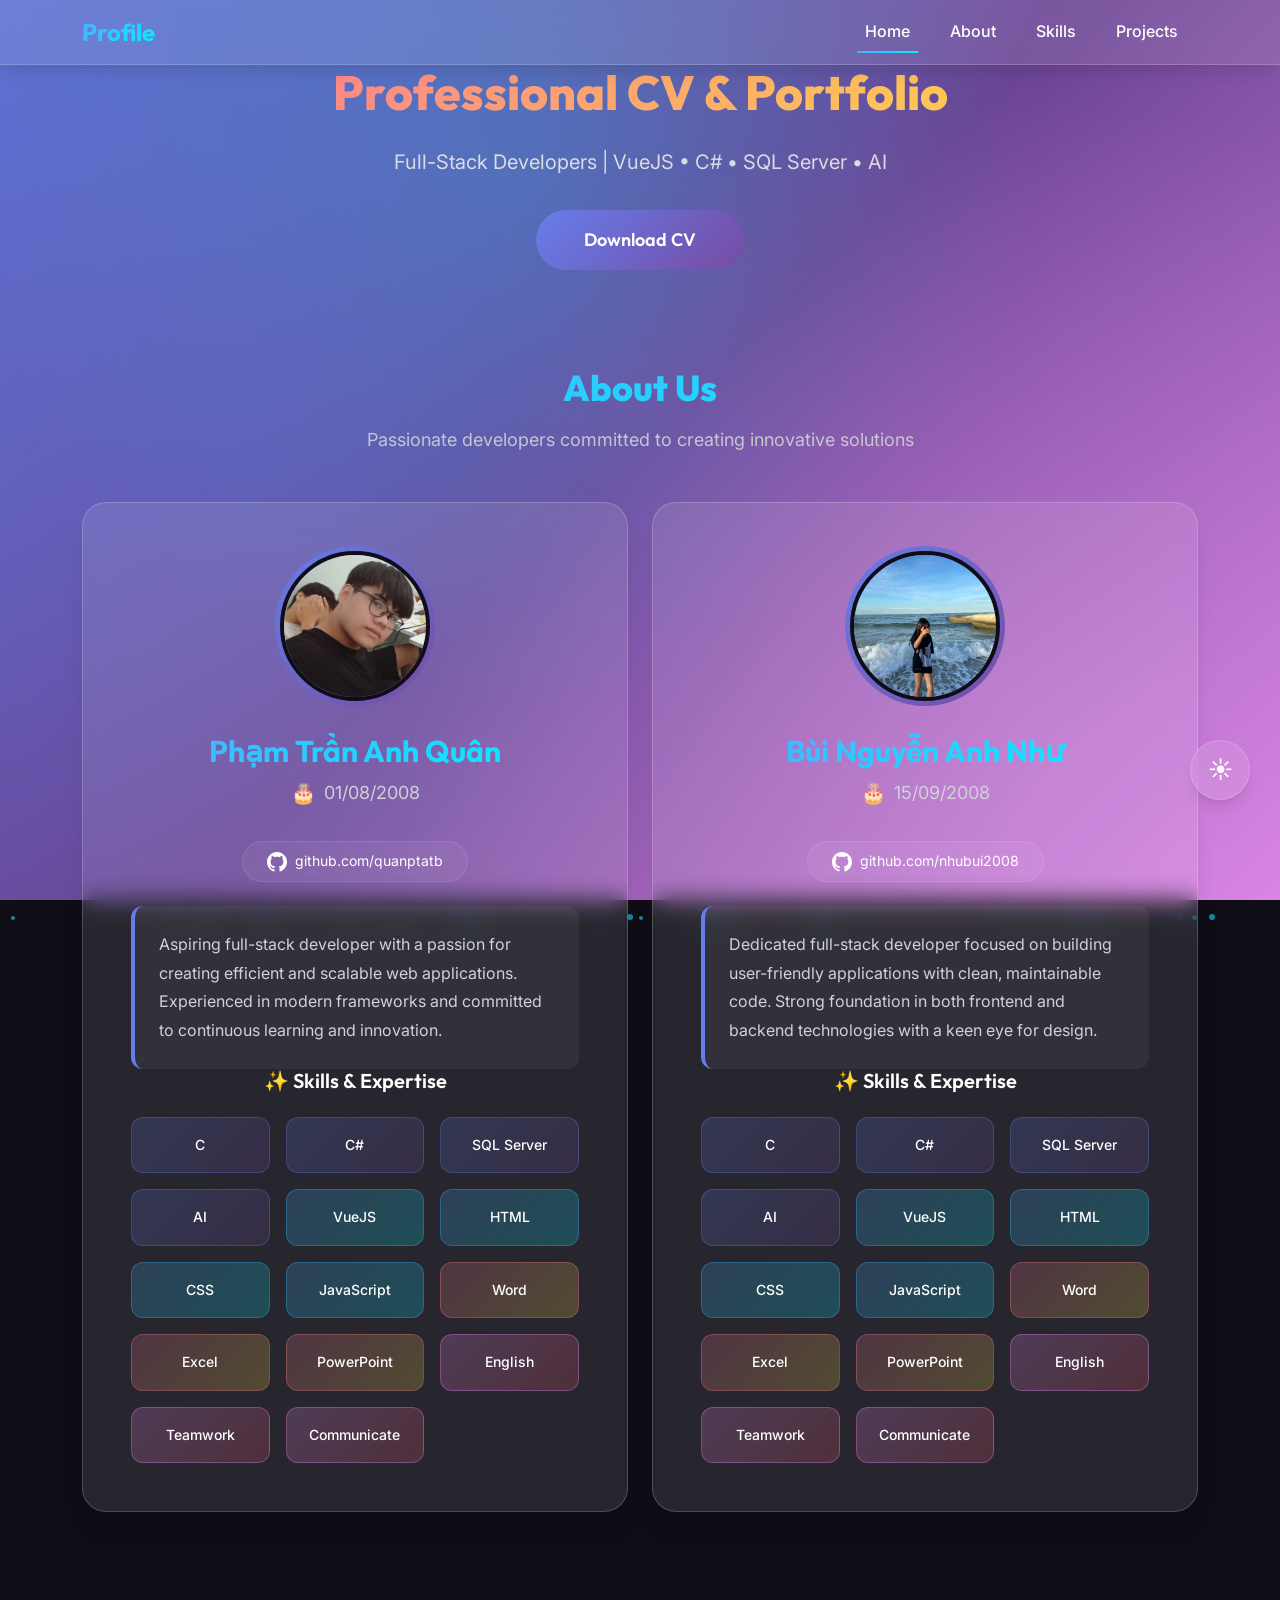
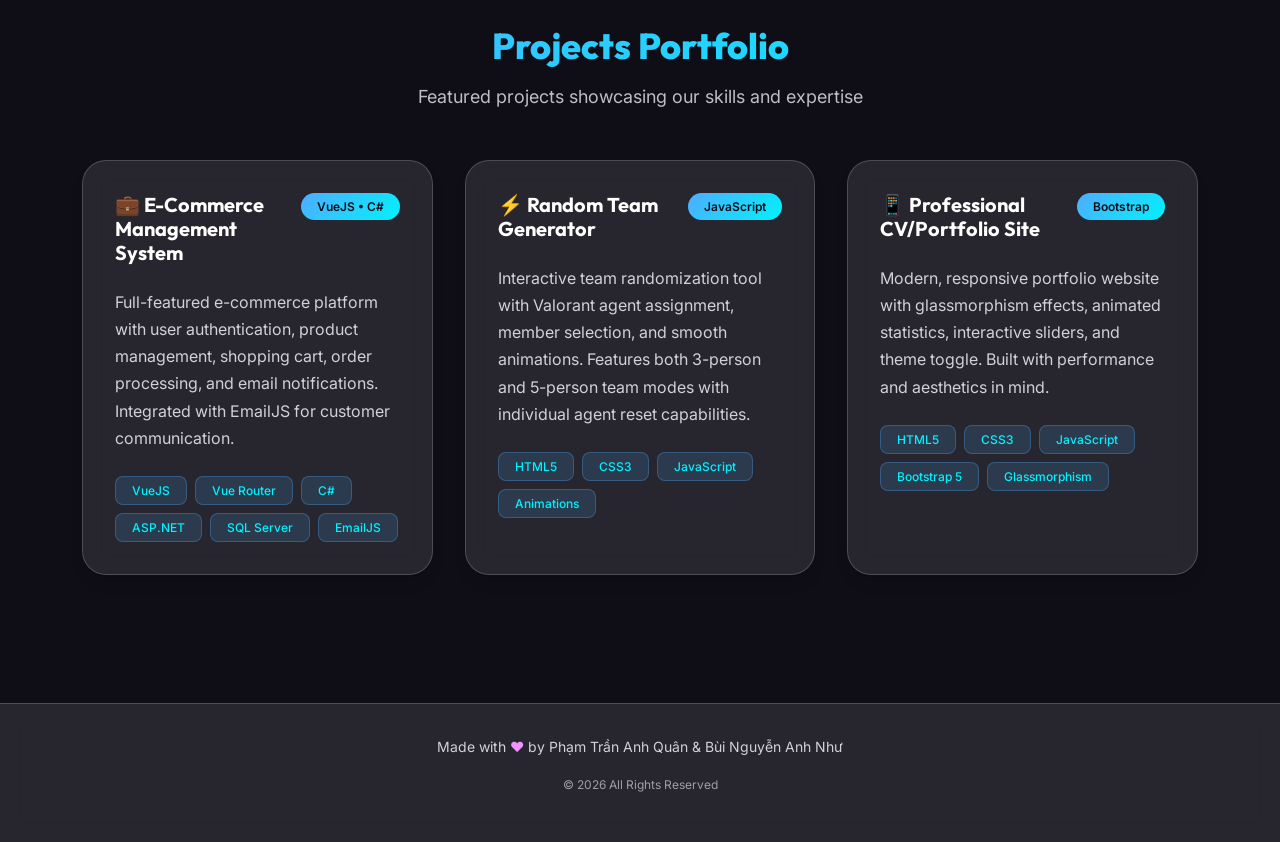
<file: Index.html>
<!DOCTYPE html>
<html lang="vi">

<head>
    <meta charset="UTF-8">
    <meta name="viewport" content="width=device-width, initial-scale=1.0">
    <meta name="description"
        content="Professional CV/Portfolio - Phạm Trần Anh Quân & Bùi Nguyễn Anh Như | Full-Stack Developers specializing in VueJS, C#, SQL Server & AI">
    <meta name="keywords"
        content="CV, portfolio, developer, programmer, full-stack, VueJS, C#, SQL Server, AI, web development">
    <meta name="author" content="Phạm Trần Anh Quân & Bùi Nguyễn Anh Như">
    <title>CV/Portfolio - Phạm Trần Anh Quân & Bùi Nguyễn Anh Như</title>

    <!-- Bootstrap CSS -->
    <link href="https://cdn.jsdelivr.net/npm/bootstrap@5.3.8/dist/css/bootstrap.min.css" rel="stylesheet"
        integrity="sha384-sRIl4kxILFvY47J16cr9ZwB07vP4J8+LH7qKQnuqkuIAvNWLzeN8tE5YBujZqJLB" crossorigin="anonymous">

    <!-- Custom CSS -->
    <link rel="stylesheet" href="css/style.css">

    <!-- Favicon -->
    <link rel="icon" type="image/x-icon"
        href="data:image/svg+xml,<svg xmlns='http://www.w3.org/2000/svg' viewBox='0 0 100 100'><text y='.9em' font-size='90'>👨‍💻</text></svg>">
</head>

<body>
    <!-- Page Loader -->
    <div class="page-loader">
        <div class="loader-spinner"></div>
    </div>

    <!-- Floating Particles Container -->
    <div class="particles-container"></div>

    <!-- Scroll Progress Indicator -->
    <div class="scroll-progress"></div>

    <!-- Animated Background -->
    <div class="animated-background"></div>

    <!-- Navigation -->
    <header>
        <nav class="navbar navbar-expand-lg navbar-glass fixed-top">
            <div class="container">
                <a class="navbar-brand" href="#home">
                    <span>Profile</span>
                </a>
                <button class="navbar-toggler" type="button" data-bs-toggle="collapse" data-bs-target="#navbarNav"
                    aria-controls="navbarNav" aria-expanded="false" aria-label="Toggle navigation">
                    <span class="navbar-toggler-icon"></span>
                </button>
                <div class="collapse navbar-collapse" id="navbarNav">
                    <ul class="navbar-nav ms-auto">
                        <li class="nav-item">
                            <a class="nav-link active" aria-current="page" href="#home">Home</a>
                        </li>
                        <li class="nav-item">
                            <a class="nav-link" href="#about">About</a>
                        </li>
                        <li class="nav-item">
                            <a class="nav-link" href="#skills">Skills</a>
                        </li>
                        <li class="nav-item">
                            <a class="nav-link" href="#projects">Projects</a>
                        </li>
                    </ul>
                </div>
            </div>
        </nav>
    </header>

    <!-- Hero Section -->
    <section id="home" class="hero-section">
        <div class="container">
            <h1 class="hero-title">Professional CV & Portfolio</h1>
            <p class="hero-subtitle">
                Full-Stack Developers | VueJS • C# • SQL Server • AI
            </p>
            <div class="hero-actions">
                <button onclick="window.print()" class="hero-btn primary">Download CV</button>
            </div>
        </div>
    </section>

    <!-- About Section -->
    <section id="about" class="profiles-section">
        <div class="container">
            <h2 class="section-title">About Us</h2>
            <p class="section-subtitle">Passionate developers committed to creating innovative solutions</p>

            <div class="row g-4">
                <!-- Profile Card 1: Phạm Trần Anh Quân -->
                <div class="col-lg-6">
                    <div class="profile-card">
                        <div class="profile-image-wrapper">
                            <img src="Pic/quan.jpg" alt="Phạm Trần Anh Quân" class="profile-image">
                        </div>

                        <h2 class="profile-name">Phạm Trần Anh Quân</h2>
                        <p class="profile-birthdate">01/08/2008</p>

                        <div class="profile-links">
                            <a href="https://github.com/quanptatb" target="_blank" rel="noopener noreferrer"
                                class="profile-link github">
                                <svg xmlns="http://www.w3.org/2000/svg" width="20" height="20" viewBox="0 0 24 24"
                                    fill="currentColor">
                                    <path
                                        d="M12 0c-6.626 0-12 5.373-12 12 0 5.302 3.438 9.8 8.207 11.387.599.111.793-.261.793-.577v-2.234c-3.338.726-4.033-1.416-4.033-1.416-.546-1.387-1.333-1.756-1.333-1.756-1.089-.745.083-.729.083-.729 1.205.084 1.839 1.237 1.839 1.237 1.07 1.834 2.807 1.304 3.492.997.107-.775.418-1.305.762-1.604-2.665-.305-5.467-1.334-5.467-5.931 0-1.311.469-2.381 1.236-3.221-.124-.303-.535-1.524.117-3.176 0 0 1.008-.322 3.301 1.23.957-.266 1.983-.399 3.003-.404 1.02.005 2.047.138 3.006.404 2.291-1.552 3.297-1.23 3.297-1.23.653 1.653.242 2.874.118 3.176.77.84 1.235 1.911 1.235 3.221 0 4.609-2.807 5.624-5.479 5.921.43.372.823 1.102.823 2.222v3.293c0 .319.192.694.801.576 4.765-1.589 8.199-6.086 8.199-11.386 0-6.627-5.373-12-12-12z" />
                                </svg>
                                <span>github.com/quanptatb</span>
                            </a>
                        </div>

                        <div class="profile-summary">
                            <p>Aspiring full-stack developer with a passion for creating efficient and scalable web
                                applications. Experienced in modern frameworks and committed to continuous learning and
                                innovation.</p>
                        </div>

                        <div id="skills" class="skills-section">
                            <h3 class="skills-title">✨ Skills & Expertise</h3>
                            <div class="skills-grid">
                                <div class="skill-badge programming">C</div>
                                <div class="skill-badge programming">C#</div>
                                <div class="skill-badge programming">SQL Server</div>
                                <div class="skill-badge programming">AI</div>
                                <div class="skill-badge web">VueJS</div>
                                <div class="skill-badge web">HTML</div>
                                <div class="skill-badge web">CSS</div>
                                <div class="skill-badge web">JavaScript</div>
                                <div class="skill-badge office">Word</div>
                                <div class="skill-badge office">Excel</div>
                                <div class="skill-badge office">PowerPoint</div>
                                <div class="skill-badge soft">English</div>
                                <div class="skill-badge soft">Teamwork</div>
                                <div class="skill-badge soft">Communicate</div>
                            </div>
                        </div>
                    </div>
                </div>

                <!-- Profile Card 2: Bùi Nguyễn Anh Như -->
                <div class="col-lg-6">
                    <div class="profile-card">
                        <div class="profile-image-wrapper">
                            <img src="Pic/nhu.jpg" alt="Bùi Nguyễn Anh Như" class="profile-image">
                        </div>

                        <h2 class="profile-name">Bùi Nguyễn Anh Như</h2>
                        <p class="profile-birthdate">15/09/2008</p>

                        <div class="profile-links">
                            <a href="https://github.com/nhubui2008" target="_blank" rel="noopener noreferrer"
                                class="profile-link github">
                                <svg xmlns="http://www.w3.org/2000/svg" width="20" height="20" viewBox="0 0 24 24"
                                    fill="currentColor">
                                    <path
                                        d="M12 0c-6.626 0-12 5.373-12 12 0 5.302 3.438 9.8 8.207 11.387.599.111.793-.261.793-.577v-2.234c-3.338.726-4.033-1.416-4.033-1.416-.546-1.387-1.333-1.756-1.333-1.756-1.089-.745.083-.729.083-.729 1.205.084 1.839 1.237 1.839 1.237 1.07 1.834 2.807 1.304 3.492.997.107-.775.418-1.305.762-1.604-2.665-.305-5.467-1.334-5.467-5.931 0-1.311.469-2.381 1.236-3.221-.124-.303-.535-1.524.117-3.176 0 0 1.008-.322 3.301 1.23.957-.266 1.983-.399 3.003-.404 1.02.005 2.047.138 3.006.404 2.291-1.552 3.297-1.23 3.297-1.23.653 1.653.242 2.874.118 3.176.77.84 1.235 1.911 1.235 3.221 0 4.609-2.807 5.624-5.479 5.921.43.372.823 1.102.823 2.222v3.293c0 .319.192.694.801.576 4.765-1.589 8.199-6.086 8.199-11.386 0-6.627-5.373-12-12-12z" />
                                </svg>
                                <span>github.com/nhubui2008</span>
                            </a>
                        </div>

                        <div class="profile-summary">
                            <p>Dedicated full-stack developer focused on building user-friendly applications with clean,
                                maintainable code. Strong foundation in both frontend and backend technologies with a
                                keen eye for design.</p>
                        </div>

                        <div class="skills-section">
                            <h3 class="skills-title">✨ Skills & Expertise</h3>
                            <div class="skills-grid">
                                <div class="skill-badge programming">C</div>
                                <div class="skill-badge programming">C#</div>
                                <div class="skill-badge programming">SQL Server</div>
                                <div class="skill-badge programming">AI</div>
                                <div class="skill-badge web">VueJS</div>
                                <div class="skill-badge web">HTML</div>
                                <div class="skill-badge web">CSS</div>
                                <div class="skill-badge web">JavaScript</div>
                                <div class="skill-badge office">Word</div>
                                <div class="skill-badge office">Excel</div>
                                <div class="skill-badge office">PowerPoint</div>
                                <div class="skill-badge soft">English</div>
                                <div class="skill-badge soft">Teamwork</div>
                                <div class="skill-badge soft">Communicate</div>
                            </div>
                        </div>
                    </div>
                </div>
            </div>
        </div>
    </section>

    <!-- Projects Portfolio Section -->
    <section id="projects" class="projects-section">
        <div class="container">
            <h2 class="section-title">Projects Portfolio</h2>
            <p class="section-subtitle">Featured projects showcasing our skills and expertise</p>

            <div class="projects-grid">
                <!-- Project 1 -->
                <div class="project-card">
                    <div class="project-header">
                        <h3 class="project-title">💼 E-Commerce Management System</h3>
                        <span class="project-badge">VueJS • C#</span>
                    </div>
                    <p class="project-description">
                        Full-featured e-commerce platform with user authentication, product management, shopping cart,
                        order processing, and email notifications. Integrated with EmailJS for customer communication.
                    </p>
                    <div class="project-tech">
                        <span class="tech-tag">VueJS</span>
                        <span class="tech-tag">Vue Router</span>
                        <span class="tech-tag">C#</span>
                        <span class="tech-tag">ASP.NET</span>
                        <span class="tech-tag">SQL Server</span>
                        <span class="tech-tag">EmailJS</span>
                    </div>
                </div>

                <!-- Project 2 -->
                <div class="project-card">
                    <div class="project-header">
                        <h3 class="project-title">⚡ Random Team Generator</h3>
                        <span class="project-badge">JavaScript</span>
                    </div>
                    <p class="project-description">
                        Interactive team randomization tool with Valorant agent assignment, member selection, and smooth
                        animations. Features both 3-person and 5-person team modes with individual agent reset
                        capabilities.
                    </p>
                    <div class="project-tech">
                        <span class="tech-tag">HTML5</span>
                        <span class="tech-tag">CSS3</span>
                        <span class="tech-tag">JavaScript</span>
                        <span class="tech-tag">Animations</span>
                    </div>
                </div>

                <!-- Project 3 -->
                <div class="project-card">
                    <div class="project-header">
                        <h3 class="project-title">📱 Professional CV/Portfolio Site</h3>
                        <span class="project-badge">Bootstrap</span>
                    </div>
                    <p class="project-description">
                        Modern, responsive portfolio website with glassmorphism effects, animated statistics,
                        interactive sliders, and theme toggle. Built with performance and aesthetics in mind.
                    </p>
                    <div class="project-tech">
                        <span class="tech-tag">HTML5</span>
                        <span class="tech-tag">CSS3</span>
                        <span class="tech-tag">JavaScript</span>
                        <span class="tech-tag">Bootstrap 5</span>
                        <span class="tech-tag">Glassmorphism</span>
                    </div>
                </div>
            </div>
        </div>
    </section>

    <!-- Theme Toggle Button -->
    <button class="theme-toggle" aria-label="Toggle theme">☀️</button>

    <!-- Scroll to Top Button -->
    <button class="scroll-top" aria-label="Scroll to top">↑</button>

    <!-- Footer -->
    <footer class="footer">
        <div class="container">
            <p class="footer-text">
                Made with <span class="footer-heart">❤️</span> by Phạm Trần Anh Quân & Bùi Nguyễn Anh Như
            </p>
            <p class="footer-text" style="font-size: 0.75rem; margin-top: 0.5rem; opacity: 0.7;">
                © 2026 All Rights Reserved
            </p>
        </div>
    </footer>

    <!-- Bootstrap Bundle with Popper -->
    <script src="https://cdn.jsdelivr.net/npm/bootstrap@5.3.8/dist/js/bootstrap.bundle.min.js"
        integrity="sha384-FKyoEForCGlyvwx9Hj09JcYn3nv7wiPVlz7YYwJrWVcXK/BmnVDxM+D2scQbITxI"
        crossorigin="anonymous"></script>

    <!-- Custom JavaScript -->
    <script src="js/main.js"></script>
</body>

</html>
</file>
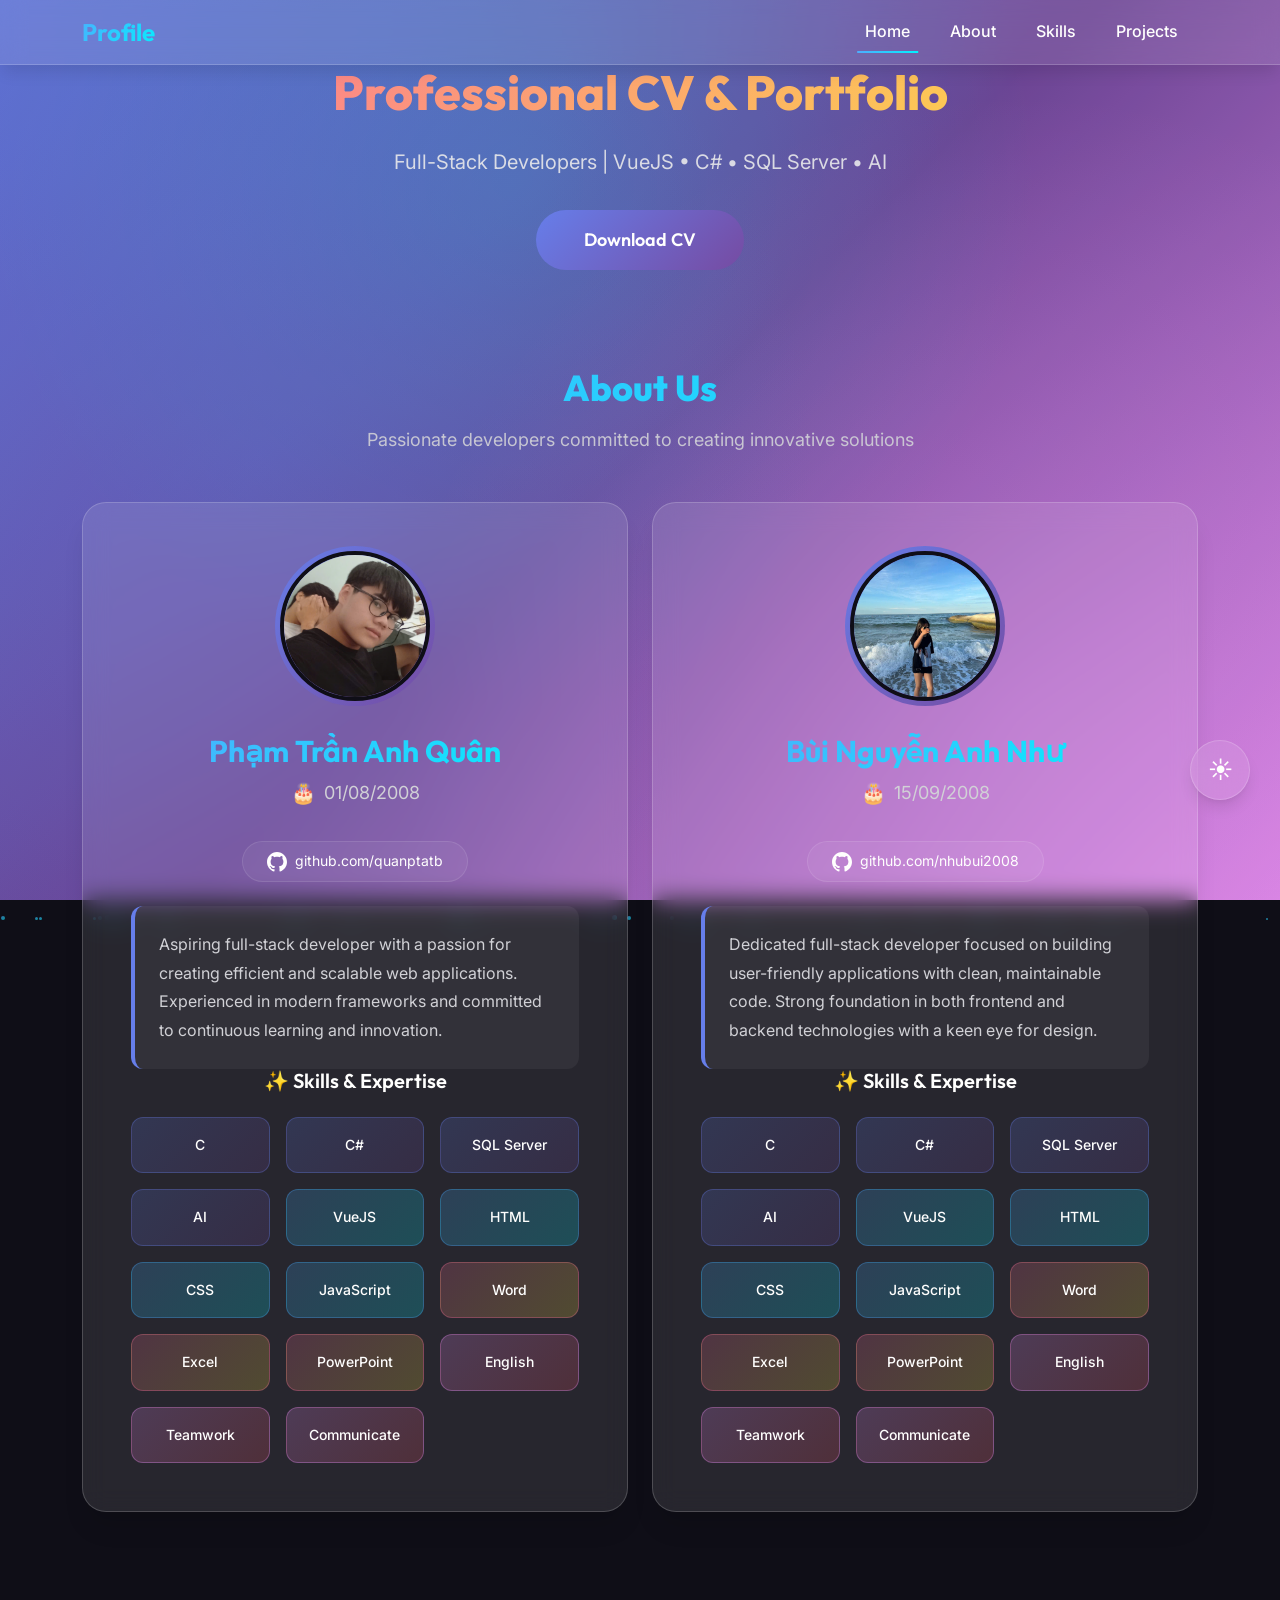
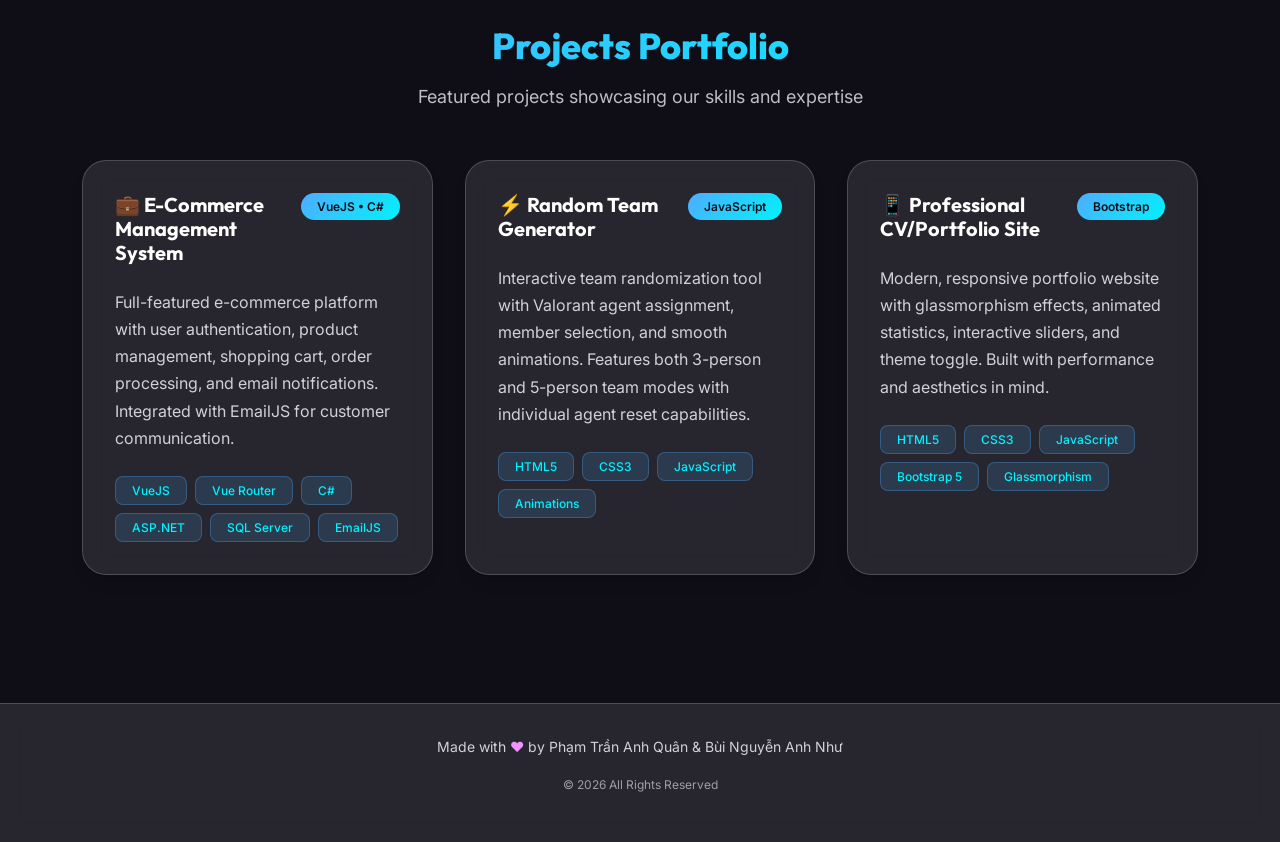
<file: index.html>
<!DOCTYPE html>
<html lang="vi">

<head>
    <meta charset="UTF-8">
    <meta name="viewport" content="width=device-width, initial-scale=1.0">
    <meta name="description"
        content="Professional CV/Portfolio - Phạm Trần Anh Quân & Bùi Nguyễn Anh Như | Full-Stack Developers specializing in VueJS, C#, SQL Server & AI">
    <meta name="keywords"
        content="CV, portfolio, developer, programmer, full-stack, VueJS, C#, SQL Server, AI, web development">
    <meta name="author" content="Phạm Trần Anh Quân & Bùi Nguyễn Anh Như">
    <title>CV/Portfolio - Phạm Trần Anh Quân & Bùi Nguyễn Anh Như</title>

    <!-- Bootstrap CSS -->
    <link href="https://cdn.jsdelivr.net/npm/bootstrap@5.3.8/dist/css/bootstrap.min.css" rel="stylesheet"
        integrity="sha384-sRIl4kxILFvY47J16cr9ZwB07vP4J8+LH7qKQnuqkuIAvNWLzeN8tE5YBujZqJLB" crossorigin="anonymous">

    <!-- Custom CSS -->
    <link rel="stylesheet" href="css/style.css">

    <!-- Favicon -->
    <link rel="icon" type="image/x-icon"
        href="data:image/svg+xml,<svg xmlns='http://www.w3.org/2000/svg' viewBox='0 0 100 100'><text y='.9em' font-size='90'>👨‍💻</text></svg>">
</head>

<body>
    <!-- Page Loader -->
    <div class="page-loader">
        <div class="loader-spinner"></div>
    </div>

    <!-- Floating Particles Container -->
    <div class="particles-container"></div>

    <!-- Scroll Progress Indicator -->
    <div class="scroll-progress"></div>

    <!-- Animated Background -->
    <div class="animated-background"></div>

    <!-- Navigation -->
    <header>
        <nav class="navbar navbar-expand-lg navbar-glass fixed-top">
            <div class="container">
                <a class="navbar-brand" href="#home">
                    <span>Profile</span>
                </a>
                <button class="navbar-toggler" type="button" data-bs-toggle="collapse" data-bs-target="#navbarNav"
                    aria-controls="navbarNav" aria-expanded="false" aria-label="Toggle navigation">
                    <span class="navbar-toggler-icon"></span>
                </button>
                <div class="collapse navbar-collapse" id="navbarNav">
                    <ul class="navbar-nav ms-auto">
                        <li class="nav-item">
                            <a class="nav-link active" aria-current="page" href="#home">Home</a>
                        </li>
                        <li class="nav-item">
                            <a class="nav-link" href="#about">About</a>
                        </li>
                        <li class="nav-item">
                            <a class="nav-link" href="#skills">Skills</a>
                        </li>
                        <li class="nav-item">
                            <a class="nav-link" href="#projects">Projects</a>
                        </li>
                    </ul>
                </div>
            </div>
        </nav>
    </header>

    <!-- Hero Section -->
    <section id="home" class="hero-section">
        <div class="container">
            <h1 class="hero-title">Professional CV & Portfolio</h1>
            <p class="hero-subtitle">
                Full-Stack Developers | VueJS • C# • SQL Server • AI
            </p>
            <div class="hero-actions">
                <button onclick="window.print()" class="hero-btn primary">Download CV</button>
            </div>
        </div>
    </section>

    <!-- About Section -->
    <section id="about" class="profiles-section">
        <div class="container">
            <h2 class="section-title">About Us</h2>
            <p class="section-subtitle">Passionate developers committed to creating innovative solutions</p>

            <div class="row g-4">
                <!-- Profile Card 1: Phạm Trần Anh Quân -->
                <div class="col-lg-6">
                    <div class="profile-card">
                        <div class="profile-image-wrapper">
                            <img src="Pic/quan.jpg" alt="Phạm Trần Anh Quân" class="profile-image">
                        </div>

                        <h2 class="profile-name">Phạm Trần Anh Quân</h2>
                        <p class="profile-birthdate">01/08/2008</p>

                        <div class="profile-links">
                            <a href="https://github.com/quanptatb" target="_blank" rel="noopener noreferrer"
                                class="profile-link github">
                                <svg xmlns="http://www.w3.org/2000/svg" width="20" height="20" viewBox="0 0 24 24"
                                    fill="currentColor">
                                    <path
                                        d="M12 0c-6.626 0-12 5.373-12 12 0 5.302 3.438 9.8 8.207 11.387.599.111.793-.261.793-.577v-2.234c-3.338.726-4.033-1.416-4.033-1.416-.546-1.387-1.333-1.756-1.333-1.756-1.089-.745.083-.729.083-.729 1.205.084 1.839 1.237 1.839 1.237 1.07 1.834 2.807 1.304 3.492.997.107-.775.418-1.305.762-1.604-2.665-.305-5.467-1.334-5.467-5.931 0-1.311.469-2.381 1.236-3.221-.124-.303-.535-1.524.117-3.176 0 0 1.008-.322 3.301 1.23.957-.266 1.983-.399 3.003-.404 1.02.005 2.047.138 3.006.404 2.291-1.552 3.297-1.23 3.297-1.23.653 1.653.242 2.874.118 3.176.77.84 1.235 1.911 1.235 3.221 0 4.609-2.807 5.624-5.479 5.921.43.372.823 1.102.823 2.222v3.293c0 .319.192.694.801.576 4.765-1.589 8.199-6.086 8.199-11.386 0-6.627-5.373-12-12-12z" />
                                </svg>
                                <span>github.com/quanptatb</span>
                            </a>
                        </div>

                        <div class="profile-summary">
                            <p>Aspiring full-stack developer with a passion for creating efficient and scalable web
                                applications. Experienced in modern frameworks and committed to continuous learning and
                                innovation.</p>
                        </div>

                        <div id="skills" class="skills-section">
                            <h3 class="skills-title">✨ Skills & Expertise</h3>
                            <div class="skills-grid">
                                <div class="skill-badge programming">C</div>
                                <div class="skill-badge programming">C#</div>
                                <div class="skill-badge programming">SQL Server</div>
                                <div class="skill-badge programming">AI</div>
                                <div class="skill-badge web">VueJS</div>
                                <div class="skill-badge web">HTML</div>
                                <div class="skill-badge web">CSS</div>
                                <div class="skill-badge web">JavaScript</div>
                                <div class="skill-badge office">Word</div>
                                <div class="skill-badge office">Excel</div>
                                <div class="skill-badge office">PowerPoint</div>
                                <div class="skill-badge soft">English</div>
                                <div class="skill-badge soft">Teamwork</div>
                                <div class="skill-badge soft">Communicate</div>
                            </div>
                        </div>
                    </div>
                </div>

                <!-- Profile Card 2: Bùi Nguyễn Anh Như -->
                <div class="col-lg-6">
                    <div class="profile-card">
                        <div class="profile-image-wrapper">
                            <img src="Pic/nhu.jpg" alt="Bùi Nguyễn Anh Như" class="profile-image">
                        </div>

                        <h2 class="profile-name">Bùi Nguyễn Anh Như</h2>
                        <p class="profile-birthdate">15/09/2008</p>

                        <div class="profile-links">
                            <a href="https://github.com/nhubui2008" target="_blank" rel="noopener noreferrer"
                                class="profile-link github">
                                <svg xmlns="http://www.w3.org/2000/svg" width="20" height="20" viewBox="0 0 24 24"
                                    fill="currentColor">
                                    <path
                                        d="M12 0c-6.626 0-12 5.373-12 12 0 5.302 3.438 9.8 8.207 11.387.599.111.793-.261.793-.577v-2.234c-3.338.726-4.033-1.416-4.033-1.416-.546-1.387-1.333-1.756-1.333-1.756-1.089-.745.083-.729.083-.729 1.205.084 1.839 1.237 1.839 1.237 1.07 1.834 2.807 1.304 3.492.997.107-.775.418-1.305.762-1.604-2.665-.305-5.467-1.334-5.467-5.931 0-1.311.469-2.381 1.236-3.221-.124-.303-.535-1.524.117-3.176 0 0 1.008-.322 3.301 1.23.957-.266 1.983-.399 3.003-.404 1.02.005 2.047.138 3.006.404 2.291-1.552 3.297-1.23 3.297-1.23.653 1.653.242 2.874.118 3.176.77.84 1.235 1.911 1.235 3.221 0 4.609-2.807 5.624-5.479 5.921.43.372.823 1.102.823 2.222v3.293c0 .319.192.694.801.576 4.765-1.589 8.199-6.086 8.199-11.386 0-6.627-5.373-12-12-12z" />
                                </svg>
                                <span>github.com/nhubui2008</span>
                            </a>
                        </div>

                        <div class="profile-summary">
                            <p>Dedicated full-stack developer focused on building user-friendly applications with clean,
                                maintainable code. Strong foundation in both frontend and backend technologies with a
                                keen eye for design.</p>
                        </div>

                        <div class="skills-section">
                            <h3 class="skills-title">✨ Skills & Expertise</h3>
                            <div class="skills-grid">
                                <div class="skill-badge programming">C</div>
                                <div class="skill-badge programming">C#</div>
                                <div class="skill-badge programming">SQL Server</div>
                                <div class="skill-badge programming">AI</div>
                                <div class="skill-badge web">VueJS</div>
                                <div class="skill-badge web">HTML</div>
                                <div class="skill-badge web">CSS</div>
                                <div class="skill-badge web">JavaScript</div>
                                <div class="skill-badge office">Word</div>
                                <div class="skill-badge office">Excel</div>
                                <div class="skill-badge office">PowerPoint</div>
                                <div class="skill-badge soft">English</div>
                                <div class="skill-badge soft">Teamwork</div>
                                <div class="skill-badge soft">Communicate</div>
                            </div>
                        </div>
                    </div>
                </div>
            </div>
        </div>
    </section>

    <!-- Projects Portfolio Section -->
    <section id="projects" class="projects-section">
        <div class="container">
            <h2 class="section-title">Projects Portfolio</h2>
            <p class="section-subtitle">Featured projects showcasing our skills and expertise</p>

            <div class="projects-grid">
                <!-- Project 1 -->
                <div class="project-card">
                    <div class="project-header">
                        <h3 class="project-title">💼 E-Commerce Management System</h3>
                        <span class="project-badge">VueJS • C#</span>
                    </div>
                    <p class="project-description">
                        Full-featured e-commerce platform with user authentication, product management, shopping cart,
                        order processing, and email notifications. Integrated with EmailJS for customer communication.
                    </p>
                    <div class="project-tech">
                        <span class="tech-tag">VueJS</span>
                        <span class="tech-tag">Vue Router</span>
                        <span class="tech-tag">C#</span>
                        <span class="tech-tag">ASP.NET</span>
                        <span class="tech-tag">SQL Server</span>
                        <span class="tech-tag">EmailJS</span>
                    </div>
                </div>

                <!-- Project 2 -->
                <div class="project-card">
                    <div class="project-header">
                        <h3 class="project-title">⚡ Random Team Generator</h3>
                        <span class="project-badge">JavaScript</span>
                    </div>
                    <p class="project-description">
                        Interactive team randomization tool with Valorant agent assignment, member selection, and smooth
                        animations. Features both 3-person and 5-person team modes with individual agent reset
                        capabilities.
                    </p>
                    <div class="project-tech">
                        <span class="tech-tag">HTML5</span>
                        <span class="tech-tag">CSS3</span>
                        <span class="tech-tag">JavaScript</span>
                        <span class="tech-tag">Animations</span>
                    </div>
                </div>

                <!-- Project 3 -->
                <div class="project-card">
                    <div class="project-header">
                        <h3 class="project-title">📱 Professional CV/Portfolio Site</h3>
                        <span class="project-badge">Bootstrap</span>
                    </div>
                    <p class="project-description">
                        Modern, responsive portfolio website with glassmorphism effects, animated statistics,
                        interactive sliders, and theme toggle. Built with performance and aesthetics in mind.
                    </p>
                    <div class="project-tech">
                        <span class="tech-tag">HTML5</span>
                        <span class="tech-tag">CSS3</span>
                        <span class="tech-tag">JavaScript</span>
                        <span class="tech-tag">Bootstrap 5</span>
                        <span class="tech-tag">Glassmorphism</span>
                    </div>
                </div>
            </div>
        </div>
    </section>

    <!-- Theme Toggle Button -->
    <button class="theme-toggle" aria-label="Toggle theme">☀️</button>

    <!-- Scroll to Top Button -->
    <button class="scroll-top" aria-label="Scroll to top">↑</button>

    <!-- Footer -->
    <footer class="footer">
        <div class="container">
            <p class="footer-text">
                Made with <span class="footer-heart">❤️</span> by Phạm Trần Anh Quân & Bùi Nguyễn Anh Như
            </p>
            <p class="footer-text" style="font-size: 0.75rem; margin-top: 0.5rem; opacity: 0.7;">
                © 2026 All Rights Reserved
            </p>
        </div>
    </footer>

    <!-- Bootstrap Bundle with Popper -->
    <script src="https://cdn.jsdelivr.net/npm/bootstrap@5.3.8/dist/js/bootstrap.bundle.min.js"
        integrity="sha384-FKyoEForCGlyvwx9Hj09JcYn3nv7wiPVlz7YYwJrWVcXK/BmnVDxM+D2scQbITxI"
        crossorigin="anonymous"></script>

    <!-- Custom JavaScript -->
    <script src="js/main.js"></script>
</body>

</html>
</file>
<file: css/style.css>
/* ===================================
   Premium Profile Interface Styles
   ================================== */

/* Import Modern Font */
@import url('https://fonts.googleapis.com/css2?family=Inter:wght@300;400;500;600;700;800&family=Outfit:wght@300;400;500;600;700;800&display=swap');

/* ===================================
   CSS Custom Properties (Design Tokens)
   ================================== */
:root {
    /* Color Palette - Vibrant Gradients */
    --gradient-primary: linear-gradient(135deg, #667eea 0%, #764ba2 100%);
    --gradient-secondary: linear-gradient(135deg, #f093fb 0%, #f5576c 100%);
    --gradient-accent: linear-gradient(135deg, #4facfe 0%, #00f2fe 100%);
    --gradient-warm: linear-gradient(135deg, #fa709a 0%, #fee140 100%);
    --gradient-cool: linear-gradient(135deg, #30cfd0 0%, #330867 100%);
    --gradient-mesh: linear-gradient(135deg, #667eea 0%, #764ba2 50%, #f093fb 100%);

    /* Solid Colors */
    --color-dark: #0f0e17;
    --color-dark-800: #1a1825;
    --color-dark-700: #252433;
    --color-dark-600: #2e2d3d;
    --color-light: #fffffe;
    --color-gray-100: #e8e8ea;
    --color-gray-200: #d1d1d6;
    --color-gray-300: #a0a0ab;
    --color-purple: #667eea;
    --color-pink: #f093fb;
    --color-cyan: #00f2fe;

    /* Typography */
    --font-primary: 'Inter', -apple-system, BlinkMacSystemFont, 'Segoe UI', sans-serif;
    --font-secondary: 'Outfit', -apple-system, BlinkMacSystemFont, 'Segoe UI', sans-serif;

    /* Font Sizes */
    --text-xs: 0.75rem;
    --text-sm: 0.875rem;
    --text-base: 1rem;
    --text-lg: 1.125rem;
    --text-xl: 1.25rem;
    --text-2xl: 1.5rem;
    --text-3xl: 1.875rem;
    --text-4xl: 2.25rem;
    --text-5xl: 3rem;

    /* Spacing */
    --space-xs: 0.25rem;
    --space-sm: 0.5rem;
    --space-md: 1rem;
    --space-lg: 1.5rem;
    --space-xl: 2rem;
    --space-2xl: 3rem;
    --space-3xl: 4rem;

    /* Border Radius */
    --radius-sm: 0.375rem;
    --radius-md: 0.5rem;
    --radius-lg: 0.75rem;
    --radius-xl: 1rem;
    --radius-2xl: 1.5rem;
    --radius-full: 9999px;

    /* Shadows */
    --shadow-sm: 0 1px 2px 0 rgba(0, 0, 0, 0.05);
    --shadow-md: 0 4px 6px -1px rgba(0, 0, 0, 0.1), 0 2px 4px -1px rgba(0, 0, 0, 0.06);
    --shadow-lg: 0 10px 15px -3px rgba(0, 0, 0, 0.1), 0 4px 6px -2px rgba(0, 0, 0, 0.05);
    --shadow-xl: 0 20px 25px -5px rgba(0, 0, 0, 0.1), 0 10px 10px -5px rgba(0, 0, 0, 0.04);
    --shadow-2xl: 0 25px 50px -12px rgba(0, 0, 0, 0.25);
    --shadow-glow: 0 0 30px rgba(102, 126, 234, 0.4);

    /* Glassmorphism */
    --glass-bg: rgba(255, 255, 255, 0.1);
    --glass-border: rgba(255, 255, 255, 0.18);
    --glass-blur: 12px;

    /* Animation Timings */
    --transition-fast: 150ms ease-in-out;
    --transition-base: 250ms ease-in-out;
    --transition-slow: 350ms ease-in-out;
}

/* ===================================
   Global Styles & Reset
   ================================== */
* {
    margin: 0;
    padding: 0;
    box-sizing: border-box;
}

html {
    scroll-behavior: smooth;
}

body {
    font-family: var(--font-primary);
    background: var(--color-dark);
    color: var(--color-light);
    line-height: 1.6;
    overflow-x: hidden;
    min-height: 100vh;
    position: relative;
}

/* ===================================
   Animated Background
   ================================== */
.animated-background {
    position: fixed;
    top: 0;
    left: 0;
    width: 100%;
    height: 100%;
    z-index: -1;
    background: var(--gradient-mesh);
    opacity: 0.9;
}

.animated-background::before {
    content: '';
    position: absolute;
    top: 0;
    left: 0;
    width: 100%;
    height: 100%;
    background:
        radial-gradient(circle at 20% 50%, rgba(102, 126, 234, 0.3) 0%, transparent 50%),
        radial-gradient(circle at 80% 80%, rgba(240, 147, 251, 0.3) 0%, transparent 50%),
        radial-gradient(circle at 40% 20%, rgba(0, 242, 254, 0.2) 0%, transparent 50%);
    animation: backgroundShift 15s ease-in-out infinite alternate;
}

@keyframes backgroundShift {
    0% {
        transform: translate(0, 0) scale(1);
    }

    100% {
        transform: translate(50px, 50px) scale(1.1);
    }
}

/* ===================================
   Glassmorphic Navigation
   ================================== */
.navbar-glass {
    background: var(--glass-bg) !important;
    backdrop-filter: blur(var(--glass-blur));
    -webkit-backdrop-filter: blur(var(--glass-blur));
    border-bottom: 1px solid var(--glass-border);
    box-shadow: var(--shadow-lg);
    transition: all var(--transition-base);
}

.navbar-glass .navbar-brand {
    font-family: var(--font-secondary);
    font-weight: 700;
    font-size: var(--text-2xl);
    background: var(--gradient-accent);
    -webkit-background-clip: text;
    -webkit-text-fill-color: transparent;
    background-clip: text;
    transition: all var(--transition-base);
}

.navbar-glass .navbar-brand:hover {
    transform: scale(1.05);
}

.navbar-glass .nav-link {
    color: var(--color-light) !important;
    font-weight: 500;
    position: relative;
    padding: var(--space-sm) var(--space-md) !important;
    margin: 0 var(--space-xs);
    transition: all var(--transition-base);
}

.navbar-glass .nav-link::after {
    content: '';
    position: absolute;
    bottom: 0;
    left: 50%;
    width: 0;
    height: 2px;
    background: var(--gradient-accent);
    transform: translateX(-50%);
    transition: width var(--transition-base);
}

.navbar-glass .nav-link:hover::after,
.navbar-glass .nav-link.active::after {
    width: 80%;
}

.navbar-glass .nav-link:hover {
    color: var(--color-cyan) !important;
}

.navbar-toggler {
    border: none;
    padding: var(--space-sm);
}

.navbar-toggler:focus {
    box-shadow: none;
}

.navbar-toggler-icon {
    filter: brightness(0) invert(1);
}

/* ===================================
   Hero Section
   ================================== */
.hero-section {
    padding: var(--space-3xl) 0 var(--space-2xl);
    text-align: center;
    position: relative;
}

.hero-title {
    font-family: var(--font-secondary);
    font-size: var(--text-5xl);
    font-weight: 800;
    margin-bottom: var(--space-lg);
    background: var(--gradient-warm);
    -webkit-background-clip: text;
    -webkit-text-fill-color: transparent;
    background-clip: text;
    animation: fadeInUp 0.8s ease-out;
}

.hero-subtitle {
    font-size: var(--text-xl);
    color: var(--color-gray-100);
    max-width: 600px;
    margin: 0 auto var(--space-xl);
    opacity: 0.9;
    animation: fadeInUp 0.8s ease-out 0.2s backwards;
}

@keyframes fadeInUp {
    from {
        opacity: 0;
        transform: translateY(30px);
    }

    to {
        opacity: 1;
        transform: translateY(0);
    }
}

/* ===================================
   Profile Cards Section
   ================================== */
.profiles-section {
    padding: var(--space-2xl) 0;
    position: relative;
}

.profile-card {
    background: var(--glass-bg);
    backdrop-filter: blur(var(--glass-blur));
    -webkit-backdrop-filter: blur(var(--glass-blur));
    border: 1px solid var(--glass-border);
    border-radius: var(--radius-2xl);
    padding: var(--space-2xl);
    box-shadow: var(--shadow-xl);
    transition: all var(--transition-slow);
    position: relative;
    overflow: hidden;
    opacity: 0;
    transform: translateY(50px);
    animation: cardFadeIn 0.8s ease-out forwards;
}

.profile-card:nth-child(1) {
    animation-delay: 0.3s;
}

.profile-card:nth-child(2) {
    animation-delay: 0.5s;
}

@keyframes cardFadeIn {
    to {
        opacity: 1;
        transform: translateY(0);
    }
}

.profile-card::before {
    content: '';
    position: absolute;
    top: 0;
    left: 0;
    right: 0;
    height: 5px;
    background: var(--gradient-primary);
    opacity: 0;
    transition: opacity var(--transition-base);
}

.profile-card:hover {
    transform: translateY(-10px);
    box-shadow: var(--shadow-2xl), var(--shadow-glow);
    border-color: rgba(255, 255, 255, 0.3);
}

.profile-card:hover::before {
    opacity: 1;
}

.profile-image-wrapper {
    width: 150px;
    height: 150px;
    margin: 0 auto var(--space-xl);
    position: relative;
}

.profile-image-wrapper::before {
    content: '';
    position: absolute;
    inset: -5px;
    background: var(--gradient-primary);
    border-radius: var(--radius-full);
    z-index: -1;
    animation: rotateGradient 3s linear infinite;
}

@keyframes rotateGradient {
    0% {
        filter: hue-rotate(0deg);
    }

    100% {
        filter: hue-rotate(360deg);
    }
}

.profile-image {
    width: 100%;
    height: 100%;
    border-radius: var(--radius-full);
    object-fit: cover;
    border: 4px solid var(--color-dark);
    transition: transform var(--transition-base);
}

.profile-card:hover .profile-image {
    transform: scale(1.05);
}

.profile-name {
    font-family: var(--font-secondary);
    font-size: var(--text-3xl);
    font-weight: 700;
    margin-bottom: var(--space-sm);
    background: var(--gradient-accent);
    -webkit-background-clip: text;
    -webkit-text-fill-color: transparent;
    background-clip: text;
    word-wrap: break-word;
    text-align: center;
}

.profile-birthdate {
    font-size: var(--text-lg);
    color: var(--color-gray-200);
    margin-bottom: var(--space-xl);
    display: flex;
    align-items: center;
    justify-content: center;
    gap: var(--space-sm);
}

.profile-birthdate::before {
    content: '🎂';
    font-size: var(--text-xl);
}

/* ===================================
   Skills Section
   ================================== */
.skills-title {
    font-family: var(--font-secondary);
    font-size: var(--text-xl);
    font-weight: 600;
    margin-bottom: var(--space-lg);
    text-align: center;
    color: var(--color-light);
}

.skills-grid {
    display: grid;
    grid-template-columns: repeat(auto-fit, minmax(110px, 1fr));
    gap: var(--space-md);
}

.skill-badge {
    background: linear-gradient(135deg, rgba(102, 126, 234, 0.2) 0%, rgba(118, 75, 162, 0.2) 100%);
    border: 1px solid rgba(102, 126, 234, 0.3);
    border-radius: var(--radius-lg);
    padding: var(--space-md) var(--space-sm);
    text-align: center;
    font-weight: 500;
    font-size: var(--text-sm);
    transition: all var(--transition-base);
    cursor: default;
    word-break: break-word;
    hyphens: auto;
    min-width: 0;
    position: relative;
    overflow: hidden;
}

.skill-badge::before {
    content: '';
    position: absolute;
    top: 0;
    left: -100%;
    width: 100%;
    height: 100%;
    background: linear-gradient(90deg, transparent, rgba(255, 255, 255, 0.2), transparent);
    transition: left 0.5s;
}

.skill-badge:hover {
    transform: translateY(-5px) scale(1.05);
    background: linear-gradient(135deg, rgba(102, 126, 234, 0.4) 0%, rgba(118, 75, 162, 0.4) 100%);
    border-color: rgba(102, 126, 234, 0.6);
    box-shadow: 0 8px 16px rgba(102, 126, 234, 0.3);
}

.skill-badge:hover::before {
    left: 100%;
}

/* Skill Category Variations */
.skill-badge.programming {
    background: linear-gradient(135deg, rgba(102, 126, 234, 0.2) 0%, rgba(118, 75, 162, 0.2) 100%);
    border-color: rgba(102, 126, 234, 0.3);
}

.skill-badge.programming:hover {
    background: linear-gradient(135deg, rgba(102, 126, 234, 0.4) 0%, rgba(118, 75, 162, 0.4) 100%);
    box-shadow: 0 8px 16px rgba(102, 126, 234, 0.3);
}

.skill-badge.web {
    background: linear-gradient(135deg, rgba(75, 172, 254, 0.2) 0%, rgba(0, 242, 254, 0.2) 100%);
    border-color: rgba(75, 172, 254, 0.3);
}

.skill-badge.web:hover {
    background: linear-gradient(135deg, rgba(75, 172, 254, 0.4) 0%, rgba(0, 242, 254, 0.4) 100%);
    box-shadow: 0 8px 16px rgba(75, 172, 254, 0.3);
}

.skill-badge.office {
    background: linear-gradient(135deg, rgba(250, 112, 154, 0.2) 0%, rgba(254, 225, 64, 0.2) 100%);
    border-color: rgba(250, 112, 154, 0.3);
}

.skill-badge.office:hover {
    background: linear-gradient(135deg, rgba(250, 112, 154, 0.4) 0%, rgba(254, 225, 64, 0.4) 100%);
    box-shadow: 0 8px 16px rgba(250, 112, 154, 0.3);
}

.skill-badge.soft {
    background: linear-gradient(135deg, rgba(240, 147, 251, 0.2) 0%, rgba(245, 87, 108, 0.2) 100%);
    border-color: rgba(240, 147, 251, 0.3);
}

.skill-badge.soft:hover {
    background: linear-gradient(135deg, rgba(240, 147, 251, 0.4) 0%, rgba(245, 87, 108, 0.4) 100%);
    box-shadow: 0 8px 16px rgba(240, 147, 251, 0.3);
}

/* ===================================
   Footer
   ================================== */
.footer {
    background: var(--glass-bg);
    backdrop-filter: blur(var(--glass-blur));
    -webkit-backdrop-filter: blur(var(--glass-blur));
    border-top: 1px solid var(--glass-border);
    padding: var(--space-xl) 0;
    text-align: center;
    margin-top: var(--space-3xl);
}

.footer-text {
    color: var(--color-gray-200);
    font-size: var(--text-sm);
}

.footer-heart {
    color: #f093fb;
    animation: heartbeat 1.5s ease-in-out infinite;
}

@keyframes heartbeat {

    0%,
    100% {
        transform: scale(1);
    }

    50% {
        transform: scale(1.2);
    }
}

/* ===================================
   Responsive Design
   ================================== */
@media (max-width: 768px) {
    .hero-title {
        font-size: var(--text-4xl);
    }

    .hero-subtitle {
        font-size: var(--text-lg);
    }

    .profile-card {
        padding: var(--space-xl);
        margin-bottom: var(--space-xl);
    }

    .profile-name {
        font-size: var(--text-2xl);
    }

    .skills-grid {
        grid-template-columns: repeat(auto-fit, minmax(100px, 1fr));
    }

    .skill-badge {
        font-size: var(--text-xs);
        padding: var(--space-sm) var(--space-md);
    }
}

@media (max-width: 576px) {
    .hero-title {
        font-size: var(--text-3xl);
    }

    .profile-image-wrapper {
        width: 120px;
        height: 120px;
    }

    .skills-grid {
        grid-template-columns: repeat(2, 1fr);
    }
}

/* ===================================
   Image Slider / Carousel
   ================================== */
.slider-section {
    padding: var(--space-2xl) 0;
    position: relative;
}

.slider-container {
    background: var(--glass-bg);
    backdrop-filter: blur(var(--glass-blur));
    -webkit-backdrop-filter: blur(var(--glass-blur));
    border: 1px solid var(--glass-border);
    border-radius: var(--radius-2xl);
    padding: var(--space-2xl);
    box-shadow: var(--shadow-xl);
    position: relative;
    overflow: hidden;
}

.slider-title {
    font-family: var(--font-secondary);
    font-size: var(--text-3xl);
    font-weight: 700;
    text-align: center;
    margin-bottom: var(--space-xl);
    background: var(--gradient-accent);
    -webkit-background-clip: text;
    -webkit-text-fill-color: transparent;
    background-clip: text;
}

.slider-wrapper {
    position: relative;
    width: 100%;
    height: 400px;
    overflow: hidden;
    border-radius: var(--radius-xl);
}

.slider-track {
    display: flex;
    transition: transform 0.5s cubic-bezier(0.4, 0, 0.2, 1);
    height: 100%;
}

.slider-slide {
    min-width: 100%;
    height: 100%;
    display: flex;
    align-items: center;
    justify-content: center;
    padding: var(--space-2xl);
    background: linear-gradient(135deg, rgba(102, 126, 234, 0.1) 0%, rgba(118, 75, 162, 0.1) 100%);
    position: relative;
}

.slider-content {
    text-align: center;
    max-width: 600px;
}

.slider-content h3 {
    font-family: var(--font-secondary);
    font-size: var(--text-2xl);
    font-weight: 700;
    margin-bottom: var(--space-md);
    color: var(--color-light);
}

.slider-content p {
    font-size: var(--text-lg);
    color: var(--color-gray-200);
    line-height: 1.8;
}

.slider-icon {
    font-size: 4rem;
    margin-bottom: var(--space-lg);
    filter: drop-shadow(0 0 20px rgba(102, 126, 234, 0.5));
}

.slider-controls {
    display: flex;
    justify-content: center;
    gap: var(--space-md);
    margin-top: var(--space-xl);
}

.slider-btn {
    width: 50px;
    height: 50px;
    border-radius: var(--radius-full);
    background: var(--glass-bg);
    border: 1px solid var(--glass-border);
    color: var(--color-light);
    cursor: pointer;
    transition: all var(--transition-base);
    display: flex;
    align-items: center;
    justify-content: center;
    font-size: var(--text-xl);
    backdrop-filter: blur(var(--glass-blur));
    -webkit-backdrop-filter: blur(var(--glass-blur));
}

.slider-btn:hover {
    background: var(--gradient-primary);
    transform: scale(1.1);
    box-shadow: var(--shadow-glow);
    border-color: transparent;
}

.slider-indicators {
    display: flex;
    justify-content: center;
    gap: var(--space-sm);
    margin-top: var(--space-lg);
}

.slider-indicator {
    width: 12px;
    height: 12px;
    border-radius: var(--radius-full);
    background: rgba(255, 255, 255, 0.3);
    cursor: pointer;
    transition: all var(--transition-base);
}

.slider-indicator.active {
    background: var(--gradient-accent);
    width: 32px;
    box-shadow: 0 0 10px rgba(75, 172, 254, 0.5);
}

/* ===================================
   Enhanced Skill Progress Bars
   ================================== */
.skills-progress-section {
    margin-top: var(--space-2xl);
}

.skill-progress-item {
    margin-bottom: var(--space-lg);
}

.skill-progress-header {
    display: flex;
    justify-content: space-between;
    align-items: center;
    margin-bottom: var(--space-sm);
}

.skill-progress-name {
    font-weight: 600;
    font-size: var(--text-base);
    color: var(--color-light);
}

.skill-progress-value {
    font-weight: 700;
    font-size: var(--text-sm);
    background: var(--gradient-accent);
    -webkit-background-clip: text;
    -webkit-text-fill-color: transparent;
    background-clip: text;
}

.skill-progress-bar {
    height: 10px;
    background: rgba(255, 255, 255, 0.1);
    border-radius: var(--radius-full);
    overflow: hidden;
    position: relative;
}

.skill-progress-fill {
    height: 100%;
    background: var(--gradient-primary);
    border-radius: var(--radius-full);
    transition: width 1.5s cubic-bezier(0.4, 0, 0.2, 1);
    position: relative;
    overflow: hidden;
}

.skill-progress-fill::after {
    content: '';
    position: absolute;
    top: 0;
    left: 0;
    bottom: 0;
    right: 0;
    background: linear-gradient(90deg, transparent, rgba(255, 255, 255, 0.3), transparent);
    animation: shimmer 2s infinite;
}

@keyframes shimmer {
    0% {
        transform: translateX(-100%);
    }

    100% {
        transform: translateX(100%);
    }
}

/* ===================================
   Statistics Counters
   ================================== */
.stats-section {
    padding: var(--space-2xl) 0;
}

.stats-grid {
    display: grid;
    grid-template-columns: repeat(auto-fit, minmax(200px, 1fr));
    gap: var(--space-lg);
}

.stat-card {
    background: var(--glass-bg);
    backdrop-filter: blur(var(--glass-blur));
    -webkit-backdrop-filter: blur(var(--glass-blur));
    border: 1px solid var(--glass-border);
    border-radius: var(--radius-xl);
    padding: var(--space-xl);
    text-align: center;
    transition: all var(--transition-base);
    position: relative;
    overflow: hidden;
}

.stat-card::before {
    content: '';
    position: absolute;
    top: 0;
    left: 0;
    right: 0;
    height: 3px;
    background: var(--gradient-primary);
    transform: scaleX(0);
    transition: transform var(--transition-base);
}

.stat-card:hover {
    transform: translateY(-10px) scale(1.05);
    box-shadow: var(--shadow-2xl), var(--shadow-glow);
    border-color: rgba(255, 255, 255, 0.3);
}

.stat-card:hover::before {
    transform: scaleX(1);
}

.stat-icon {
    font-size: 3rem;
    margin-bottom: var(--space-md);
    filter: drop-shadow(0 0 15px rgba(102, 126, 234, 0.4));
}

.stat-number {
    font-family: var(--font-secondary);
    font-size: var(--text-4xl);
    font-weight: 800;
    background: var(--gradient-accent);
    -webkit-background-clip: text;
    -webkit-text-fill-color: transparent;
    background-clip: text;
    line-height: 1.2;
}

.stat-label {
    font-size: var(--text-sm);
    color: var(--color-gray-200);
    margin-top: var(--space-sm);
    text-transform: uppercase;
    letter-spacing: 1px;
}

/* ===================================
   Enhanced 3D Card Hover Effects
   ================================== */
.profile-card {
    transform-style: preserve-3d;
    transition: all var(--transition-slow);
}

.profile-card::after {
    content: '';
    position: absolute;
    inset: 0;
    border-radius: var(--radius-2xl);
    background: linear-gradient(135deg, rgba(102, 126, 234, 0.2) 0%, rgba(240, 147, 251, 0.2) 100%);
    opacity: 0;
    transition: opacity var(--transition-base);
    pointer-events: none;
    z-index: -1;
}

.profile-card:hover::after {
    opacity: 1;
}

.profile-card .profile-image-wrapper {
    transform-style: preserve-3d;
    transform: translateZ(30px);
}

.profile-card .profile-name {
    transform-style: preserve-3d;
    transform: translateZ(20px);
}

.profile-card .skills-grid {
    transform-style: preserve-3d;
    transform: translateZ(10px);
}

/* Enhanced Skill Badge Hover with Particles */
.skill-badge {
    position: relative;
    overflow: visible;
}

.skill-badge::after {
    content: '✨';
    position: absolute;
    top: -10px;
    right: -10px;
    font-size: var(--text-sm);
    opacity: 0;
    transform: scale(0) rotate(0deg);
    transition: all var(--transition-base);
}

.skill-badge:hover::after {
    opacity: 1;
    transform: scale(1) rotate(180deg);
}

/* Floating Animation */
@keyframes float {

    0%,
    100% {
        transform: translateY(0);
    }

    50% {
        transform: translateY(-10px);
    }
}

.stat-card:hover .stat-icon {
    animation: float 2s ease-in-out infinite;
}

/* ===================================
   Responsive Updates for New Features
   ================================== */
@media (max-width: 768px) {
    .slider-wrapper {
        height: 300px;
    }

    .slider-content h3 {
        font-size: var(--text-xl);
    }

    .slider-content p {
        font-size: var(--text-base);
    }

    .stats-grid {
        grid-template-columns: repeat(2, 1fr);
    }

    .stat-number {
        font-size: var(--text-3xl);
    }
}

@media (max-width: 576px) {
    .slider-wrapper {
        height: 250px;
    }

    .slider-slide {
        padding: var(--space-lg);
    }

    .slider-icon {
        font-size: 2.5rem;
    }

    .stats-grid {
        grid-template-columns: 1fr;
    }
}

/* ===================================
   Floating Particles Background
   ================================== */
.particles-container {
    position: fixed;
    top: 0;
    left: 0;
    width: 100%;
    height: 100%;
    z-index: -2;
    pointer-events: none;
}

.particle {
    position: absolute;
    background: var(--gradient-accent);
    border-radius: var(--radius-full);
    opacity: 0.6;
    animation: floatParticle linear infinite;
}

@keyframes floatParticle {
    0% {
        transform: translateY(100vh) translateX(0) rotate(0deg);
        opacity: 0;
    }

    10% {
        opacity: 0.6;
    }

    90% {
        opacity: 0.6;
    }

    100% {
        transform: translateY(-100px) translateX(50px) rotate(360deg);
        opacity: 0;
    }
}

/* ===================================
   Scroll Progress Indicator
   ================================== */
.scroll-progress {
    position: fixed;
    top: 0;
    left: 0;
    width: 0;
    height: 4px;
    background: var(--gradient-accent);
    z-index: 9999;
    transition: width 0.1s ease-out;
    box-shadow: 0 0 10px rgba(75, 172, 254, 0.5);
}

/* ===================================
   Theme Toggle Button
   ================================== */
.theme-toggle {
    position: fixed;
    bottom: 100px;
    right: 30px;
    width: 60px;
    height: 60px;
    border-radius: var(--radius-full);
    background: var(--glass-bg);
    backdrop-filter: blur(var(--glass-blur));
    -webkit-backdrop-filter: blur(var(--glass-blur));
    border: 1px solid var(--glass-border);
    color: var(--color-light);
    font-size: var(--text-2xl);
    cursor: pointer;
    transition: all var(--transition-base);
    display: flex;
    align-items: center;
    justify-content: center;
    box-shadow: var(--shadow-lg);
    z-index: 1000;
}

.theme-toggle:hover {
    transform: scale(1.1) rotate(180deg);
    background: var(--gradient-primary);
    box-shadow: var(--shadow-glow);
    border-color: transparent;
}

/* Light Theme */
body.light-theme {
    --color-dark: #f5f7fa;
    --color-dark-800: #e8ebf0;
    --color-dark-700: #d1d6de;
    --color-dark-600: #b8bfc9;
    --color-light: #1a1a2e;
    --color-gray-200: #4a4a68;
    --glass-bg: rgba(255, 255, 255, 0.7);
}

body.light-theme .animated-background {
    background: linear-gradient(135deg, #a8edea 0%, #fed6e3 100%);
}

/* ===================================
   Timeline Section
   ================================== */
.timeline-section {
    padding: var(--space-3xl) 0;
    position: relative;
}

.timeline-title {
    font-family: var(--font-secondary);
    font-size: var(--text-4xl);
    font-weight: 800;
    text-align: center;
    margin-bottom: var(--space-2xl);
    background: var(--gradient-accent);
    -webkit-background-clip: text;
    -webkit-text-fill-color: transparent;
    background-clip: text;
}

.timeline {
    position: relative;
    max-width: 800px;
    margin: 0 auto;
    padding: var(--space-xl) 0;
}

.timeline::before {
    content: '';
    position: absolute;
    left: 50%;
    transform: translateX(-50%);
    width: 4px;
    height: 100%;
    background: var(--gradient-primary);
    border-radius: var(--radius-full);
}

.timeline-item {
    position: relative;
    margin-bottom: var(--space-3xl);
    display: flex;
    justify-content: space-between;
    align-items: center;
}

.timeline-item:nth-child(odd) {
    flex-direction: row-reverse;
}

.timeline-content {
    width: 45%;
    background: var(--glass-bg);
    backdrop-filter: blur(var(--glass-blur));
    -webkit-backdrop-filter: blur(var(--glass-blur));
    border: 1px solid var(--glass-border);
    border-radius: var(--radius-xl);
    padding: var(--space-xl);
    box-shadow: var(--shadow-lg);
    transition: all var(--transition-base);
}

.timeline-content:hover {
    transform: scale(1.05);
    box-shadow: var(--shadow-2xl), var(--shadow-glow);
}

.timeline-dot {
    position: absolute;
    left: 50%;
    transform: translateX(-50%);
    width: 20px;
    height: 20px;
    background: var(--gradient-accent);
    border-radius: var(--radius-full);
    border: 4px solid var(--color-dark);
    z-index: 1;
    box-shadow: 0 0 20px rgba(75, 172, 254, 0.6);
}

.timeline-year {
    font-family: var(--font-secondary);
    font-size: var(--text-xl);
    font-weight: 700;
    background: var(--gradient-primary);
    -webkit-background-clip: text;
    -webkit-text-fill-color: transparent;
    background-clip: text;
    margin-bottom: var(--space-sm);
}

.timeline-event {
    font-size: var(--text-base);
    color: var(--color-gray-200);
    line-height: 1.6;
}

/* ===================================
   Typing Animation
   ================================== */
.typing-text {
    display: inline-block;
    overflow: hidden;
    border-right: 3px solid var(--color-cyan);
    white-space: nowrap;
    animation: typing 3.5s steps(40) 1s 1 normal both,
        blinkCursor 0.75s step-end infinite;
}

@keyframes typing {
    from {
        width: 0;
    }

    to {
        width: 100%;
    }
}

@keyframes blinkCursor {
    50% {
        border-color: transparent;
    }
}

/* ===================================
   Contact Form
   ================================== */
.contact-form {
    background: var(--glass-bg);
    backdrop-filter: blur(var(--glass-blur));
    -webkit-backdrop-filter: blur(var(--glass-blur));
    border: 1px solid var(--glass-border);
    border-radius: var(--radius-2xl);
    padding: var(--space-2xl);
    box-shadow: var(--shadow-xl);
}

.form-group {
    margin-bottom: var(--space-lg);
}

.form-label {
    display: block;
    font-weight: 600;
    margin-bottom: var(--space-sm);
    color: var(--color-light);
}

.form-input,
.form-textarea {
    width: 100%;
    padding: var(--space-md);
    background: rgba(255, 255, 255, 0.05);
    border: 1px solid var(--glass-border);
    border-radius: var(--radius-md);
    color: var(--color-light);
    font-family: var(--font-primary);
    font-size: var(--text-base);
    transition: all var(--transition-base);
}

.form-input:focus,
.form-textarea:focus {
    outline: none;
    border-color: var(--color-cyan);
    background: rgba(255, 255, 255, 0.1);
    box-shadow: 0 0 0 3px rgba(75, 172, 254, 0.2);
}

.form-textarea {
    resize: vertical;
    min-height: 120px;
}

.form-submit {
    width: 100%;
    padding: var(--space-md) var(--space-xl);
    background: var(--gradient-primary);
    border: none;
    border-radius: var(--radius-lg);
    color: var(--color-light);
    font-family: var(--font-secondary);
    font-size: var(--text-lg);
    font-weight: 600;
    cursor: pointer;
    transition: all var(--transition-base);
}

.form-submit:hover {
    transform: translateY(-3px);
    box-shadow: var(--shadow-glow);
}

.form-submit:active {
    transform: translateY(0);
}

/* ===================================
   Scroll to Top Button
   ================================== */
.scroll-top {
    position: fixed;
    bottom: 30px;
    right: 30px;
    width: 60px;
    height: 60px;
    border-radius: var(--radius-full);
    background: var(--glass-bg);
    backdrop-filter: blur(var(--glass-blur));
    -webkit-backdrop-filter: blur(var(--glass-blur));
    border: 1px solid var(--glass-border);
    color: var(--color-light);
    font-size: var(--text-2xl);
    cursor: pointer;
    transition: all var(--transition-base);
    display: flex;
    align-items: center;
    justify-content: center;
    box-shadow: var(--shadow-lg);
    z-index: 1000;
    opacity: 0;
    visibility: hidden;
}

.scroll-top.visible {
    opacity: 1;
    visibility: visible;
}

.scroll-top:hover {
    transform: translateY(-5px);
    background: var(--gradient-primary);
    box-shadow: var(--shadow-glow);
    border-color: transparent;
}

/* ===================================
   Skill Radar Chart Container
   ================================== */
.radar-chart-container {
    position: relative;
    max-width: 500px;
    margin: 0 auto;
    padding: var(--space-xl);
}

.radar-chart {
    width: 100%;
    height: auto;
}

/* ===================================
   Loading Animation
   ================================== */
.page-loader {
    position: fixed;
    top: 0;
    left: 0;
    width: 100%;
    height: 100%;
    background: var(--color-dark);
    display: flex;
    align-items: center;
    justify-content: center;
    z-index: 99999;
    transition: opacity 0.5s, visibility 0.5s;
}

.page-loader.hidden {
    opacity: 0;
    visibility: hidden;
}

.loader-spinner {
    width: 60px;
    height: 60px;
    border: 4px solid rgba(255, 255, 255, 0.1);
    border-top: 4px solid var(--color-cyan);
    border-radius: var(--radius-full);
    animation: spin 1s linear infinite;
}

@keyframes spin {
    to {
        transform: rotate(360deg);
    }
}

/* ===================================
   Badge Pulse Animation
   ================================== */
@keyframes pulse {

    0%,
    100% {
        box-shadow: 0 0 0 0 rgba(102, 126, 234, 0.7);
    }

    50% {
        box-shadow: 0 0 0 10px rgba(102, 126, 234, 0);
    }
}

.pulse-badge {
    animation: pulse 2s infinite;
}

/* ===================================
   Responsive Updates for New Features
   ================================== */
@media (max-width: 768px) {
    .timeline::before {
        left: 30px;
    }

    .timeline-item {
        flex-direction: column !important;
        align-items: flex-start;
        padding-left: 60px;
    }

    .timeline-content {
        width: 100%;
    }

    .timeline-dot {
        left: 30px;
    }

    .theme-toggle,
    .scroll-top {
        width: 50px;
        height: 50px;
        font-size: var(--text-xl);
    }

    .scroll-top {
        right: 20px;
        bottom: 20px;
    }

    .theme-toggle {
        right: 20px;
        bottom: 85px;
    }

    .skills-grid {
        grid-template-columns: repeat(2, 1fr);
    }
}

/* ===================================
   Utility Classes
   ================================== */
.text-gradient {
    background: var(--gradient-primary);
    -webkit-background-clip: text;
    -webkit-text-fill-color: transparent;
    background-clip: text;
}

.glass-card {
    background: var(--glass-bg);
    backdrop-filter: blur(var(--glass-blur));
    -webkit-backdrop-filter: blur(var(--glass-blur));
    border: 1px solid var(--glass-border);
    border-radius: var(--radius-xl);
}

/* ===================================
   CV/Portfolio Specific Styles
   ================================== */

/* Hero Actions (CV Buttons) */
.hero-actions {
    display: flex;
    gap: var(--space-lg);
    justify-content: center;
    margin-top: var(--space-xl);
    flex-wrap: wrap;
}

.hero-btn {
    padding: var(--space-md) var(--space-2xl);
    font-family: var(--font-secondary);
    font-size: var(--text-lg);
    font-weight: 600;
    border-radius: var(--radius-full);
    cursor: pointer;
    transition: all var(--transition-base);
    text-decoration: none;
    display: inline-flex;
    align-items: center;
    justify-content: center;
    border: none;
    min-width: 200px;
}

.hero-btn.primary {
    background: var(--gradient-primary);
    color: var(--color-light);
}

.hero-btn.secondary {
    background: var(--glass-bg);
    backdrop-filter: blur(var(--glass-blur));
    -webkit-backdrop-filter: blur(var(--glass-blur));
    border: 2px solid var(--glass-border);
    color: var(--color-light);
}

.hero-btn:hover {
    transform: translateY(-5px) scale(1.05);
    box-shadow: var(--shadow-glow);
}

.hero-btn.primary:hover {
    background: var(--gradient-accent);
}

/* Section Titles */
.section-title {
    font-family: var(--font-secondary);
    font-size: var(--text-4xl);
    font-weight: 800;
    text-align: center;
    margin-bottom: var(--space-md);
    background: var(--gradient-accent);
    -webkit-background-clip: text;
    -webkit-text-fill-color: transparent;
    background-clip: text;
}

.section-subtitle {
    text-align: center;
    font-size: var(--text-lg);
    color: var(--color-gray-200);
    margin-bottom: var(--space-2xl);
    opacity: 0.9;
}

/* Profile Summary */
.profile-summary {
    margin-top: var(--space-lg);
    padding: var(--space-lg);
    background: rgba(255, 255, 255, 0.05);
    border-radius: var(--radius-lg);
    border-left: 4px solid var(--color-purple);
}

.profile-summary p {
    color: var(--color-gray-200);
    line-height: 1.8;
    font-size: var(--text-base);
    margin: 0;
}

/* Profile Links (GitHub, etc.) */
.profile-links {
    display: flex;
    justify-content: center;
    gap: var(--space-md);
    margin: var(--space-lg) 0;
}

.profile-link {
    display: inline-flex;
    align-items: center;
    gap: var(--space-sm);
    padding: var(--space-sm) var(--space-lg);
    background: rgba(255, 255, 255, 0.05);
    border: 1px solid rgba(255, 255, 255, 0.1);
    border-radius: var(--radius-full);
    color: var(--color-light);
    text-decoration: none;
    font-size: var(--text-sm);
    transition: all var(--transition-base);
}

.profile-link svg {
    flex-shrink: 0;
    transition: transform var(--transition-base);
}

.profile-link:hover {
    background: rgba(255, 255, 255, 0.1);
    border-color: rgba(255, 255, 255, 0.3);
    transform: translateY(-2px);
    box-shadow: 0 4px 12px rgba(102, 126, 234, 0.3);
    color: var(--color-light);
}

.profile-link.github:hover {
    border-color: #6e5494;
    box-shadow: 0 4px 12px rgba(110, 84, 148, 0.4);
}

.profile-link.github:hover svg {
    transform: scale(1.1);
}

/* Education Section */
.education-section {
    padding: var(--space-3xl) 0;
    position: relative;
}

.education-timeline {
    max-width: 900px;
    margin: 0 auto;
    position: relative;
}

.education-item {
    display: grid;
    grid-template-columns: 200px 1fr;
    gap: var(--space-2xl);
    margin-bottom: var(--space-3xl);
    position: relative;
}

.education-item::before {
    content: '';
    position: absolute;
    left: 200px;
    top: 0;
    bottom: -var(--space-3xl);
    width: 2px;
    background: var(--gradient-primary);
    margin-left: calc(var(--space-2xl) / 2 - 1px);
}

.education-item:last-child::before {
    display: none;
}

.education-year {
    font-family: var(--font-secondary);
    font-size: var(--text-xl);
    font-weight: 700;
    background: var(--gradient-warm);
    -webkit-background-clip: text;
    -webkit-text-fill-color: transparent;
    background-clip: text;
    text-align: right;
    padding-top: var(--space-xs);
}

.education-content {
    background: var(--glass-bg);
    backdrop-filter: blur(var(--glass-blur));
    -webkit-backdrop-filter: blur(var(--glass-blur));
    border: 1px solid var(--glass-border);
    border-radius: var(--radius-xl);
    padding: var(--space-xl);
    box-shadow: var(--shadow-lg);
    transition: all var(--transition-base);
    position: relative;
}

.education-content::before {
    content: '';
    position: absolute;
    left: -12px;
    top: 12px;
    width: 12px;
    height: 12px;
    background: var(--gradient-accent);
    border-radius: var(--radius-full);
    border: 3px solid var(--color-dark);
    box-shadow: 0 0 15px rgba(75, 172, 254, 0.5);
}

.education-content:hover {
    transform: translateX(10px);
    box-shadow: var(--shadow-2xl), var(--shadow-glow);
}

.education-title {
    font-family: var(--font-secondary);
    font-size: var(--text-2xl);
    font-weight: 700;
    color: var(--color-light);
    margin-bottom: var(--space-sm);
}

.education-institution {
    font-size: var(--text-lg);
    color: var(--color-gray-200);
    margin-bottom: var(--space-lg);
}

.education-achievements {
    list-style: none;
    padding: 0;
    margin: 0;
}

.education-achievements li {
    padding-left: var(--space-xl);
    margin-bottom: var(--space-sm);
    color: var(--color-gray-200);
    position: relative;
}

.education-achievements li::before {
    content: '✓';
    position: absolute;
    left: 0;
    color: var(--color-cyan);
    font-weight: bold;
}

/* Projects Section */
.projects-section {
    padding: var(--space-3xl) 0;
    position: relative;
}

.projects-grid {
    display: grid;
    grid-template-columns: repeat(auto-fit, minmax(320px, 1fr));
    gap: var(--space-xl);
}

.project-card {
    background: var(--glass-bg);
    backdrop-filter: blur(var(--glass-blur));
    -webkit-backdrop-filter: blur(var(--glass-blur));
    border: 1px solid var(--glass-border);
    border-radius: var(--radius-2xl);
    padding: var(--space-xl);
    box-shadow: var(--shadow-lg);
    transition: all var(--transition-slow);
    position: relative;
    overflow: hidden;
}

.project-card::before {
    content: '';
    position: absolute;
    top: 0;
    left: 0;
    right: 0;
    height: 4px;
    background: var(--gradient-primary);
    transform: scaleX(0);
    transition: transform var(--transition-base);
}

.project-card:hover {
    transform: translateY(-10px);
    box-shadow: var(--shadow-2xl), var(--shadow-glow);
    border-color: rgba(255, 255, 255, 0.3);
}

.project-card:hover::before {
    transform: scaleX(1);
}

.project-header {
    display: flex;
    justify-content: space-between;
    align-items: flex-start;
    margin-bottom: var(--space-lg);
    gap: var(--space-md);
}

.project-title {
    font-family: var(--font-secondary);
    font-size: var(--text-xl);
    font-weight: 700;
    color: var(--color-light);
    margin: 0;
    flex: 1;
}

.project-badge {
    background: var(--gradient-accent);
    color: var(--color-dark);
    padding: var(--space-xs) var(--space-md);
    border-radius: var(--radius-full);
    font-size: var(--text-xs);
    font-weight: 600;
    white-space: nowrap;
}

.project-description {
    color: var(--color-gray-200);
    line-height: 1.7;
    margin-bottom: var(--space-lg);
}

.project-tech {
    display: flex;
    flex-wrap: wrap;
    gap: var(--space-sm);
}

.tech-tag {
    background: rgba(75, 172, 254, 0.15);
    border: 1px solid rgba(75, 172, 254, 0.3);
    color: var(--color-cyan);
    padding: var(--space-xs) var(--space-md);
    border-radius: var(--radius-md);
    font-size: var(--text-xs);
    font-weight: 500;
    transition: all var(--transition-base);
}

.tech-tag:hover {
    background: rgba(75, 172, 254, 0.25);
    border-color: rgba(75, 172, 254, 0.5);
    transform: scale(1.05);
}

/* Responsive Updates for CV Sections */
@media (max-width: 768px) {
    .hero-actions {
        flex-direction: column;
        align-items: stretch;
    }

    .hero-btn {
        width: 100%;
    }

    .section-title {
        font-size: var(--text-3xl);
    }

    .education-item {
        grid-template-columns: 1fr;
        gap: var(--space-md);
    }

    .education-item::before {
        display: none;
    }

    .education-year {
        text-align: left;
        font-size: var(--text-lg);
    }

    .education-content::before {
        display: none;
    }

    .education-content:hover {
        transform: translateY(-5px);
    }

    .projects-grid {
        grid-template-columns: 1fr;
    }

    .project-header {
        flex-direction: column;
        align-items: flex-start;
    }

    .project-badge {
        align-self: flex-start;
    }
}

/* ===================================
   Print Styles for CV
   ================================== */
@media print {

    /* Hide interactive elements */
    .navbar-glass,
    .theme-toggle,
    .scroll-top,
    .scroll-progress,
    .particles-container,
    .animated-background,
    .page-loader,
    .hero-actions,
    .slider-controls,
    .slider-indicators,
    .contact-form form {
        display: none !important;
    }

    /* Reset colors for print */
    body {
        background: white;
        color: black;
    }

    .hero-section,
    .profiles-section,
    .education-section,
    .projects-section,
    .timeline-section,
    .stats-section {
        padding: 20px 0;
        page-break-inside: avoid;
    }

    .profile-card,
    .education-content,
    .project-card,
    .stat-card {
        background: white;
        border: 1px solid #ddd;
        box-shadow: none;
        page-break-inside: avoid;
    }

    .section-title,
    .hero-title,
    .profile-name,
    .education-title,
    .project-title {
        color: #333;
    }

    .section-subtitle,
    .hero-subtitle,
    .profile-birthdate,
    .education-institution,
    .project-description,
    .timeline-event {
        color: #666;
    }

    .skill-badge,
    .tech-tag {
        border: 1px solid #ddd;
        color: #333;
        background: #f5f5f5;
    }

    /* Adjust layout for print */
    .hero-section {
        text-align: center;
        margin-bottom: 30px;
    }

    .footer {
        border-top: 1px solid #ddd;
        background: white;
    }

    /* Page breaks */
    .profiles-section {
        page-break-after: always;
    }
}
</file>
